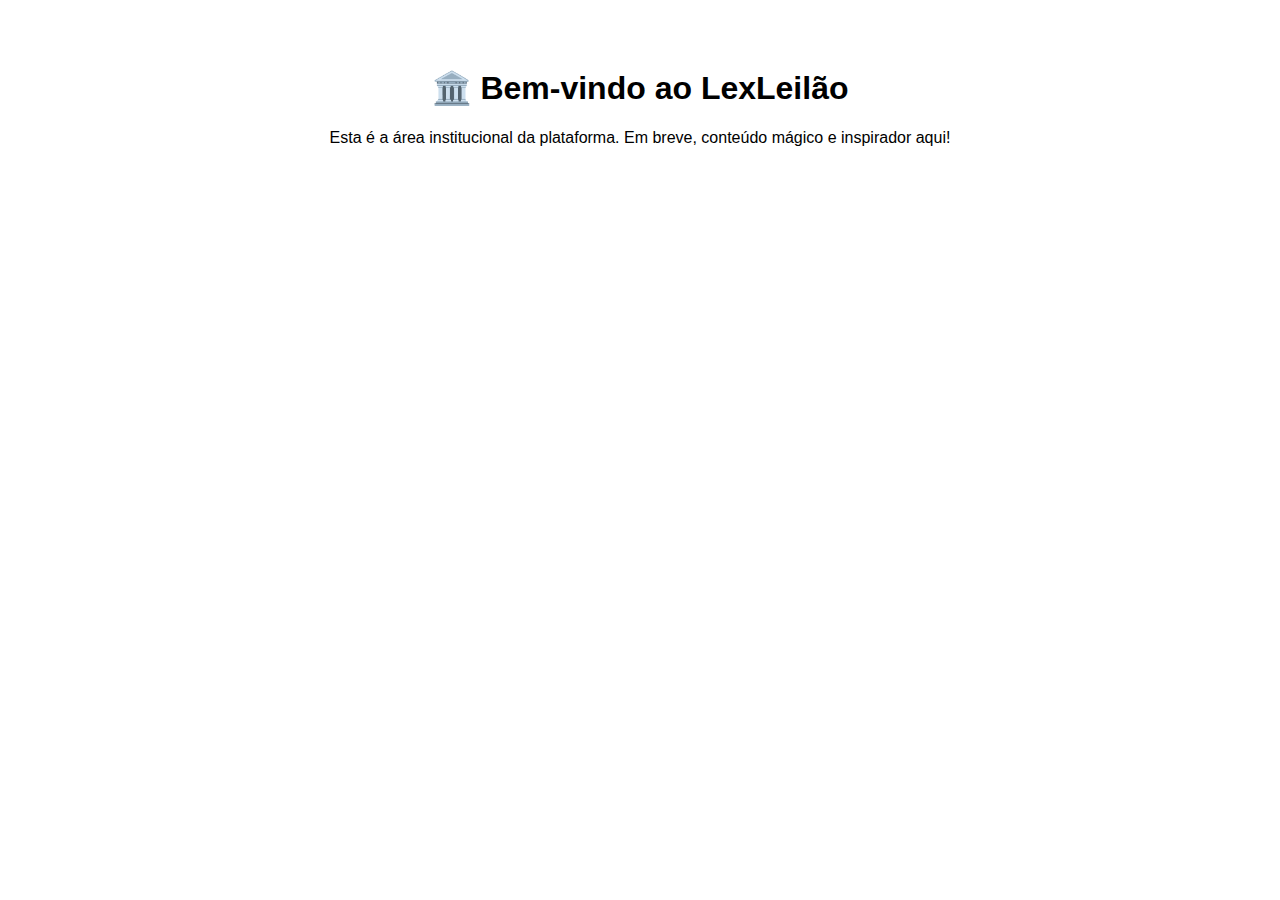
<file: index.html>
<!DOCTYPE html>
<html lang="pt-BR">
<head>
  <meta charset="UTF-8">
  <title>LexLeilão • Institucional</title>
</head>
<body style="font-family:sans-serif; text-align:center; padding:40px">
  <h1>🏛️ Bem-vindo ao LexLeilão</h1>
  <p>Esta é a área institucional da plataforma. Em breve, conteúdo mágico e inspirador aqui!</p>
</body>
</html>
</file>
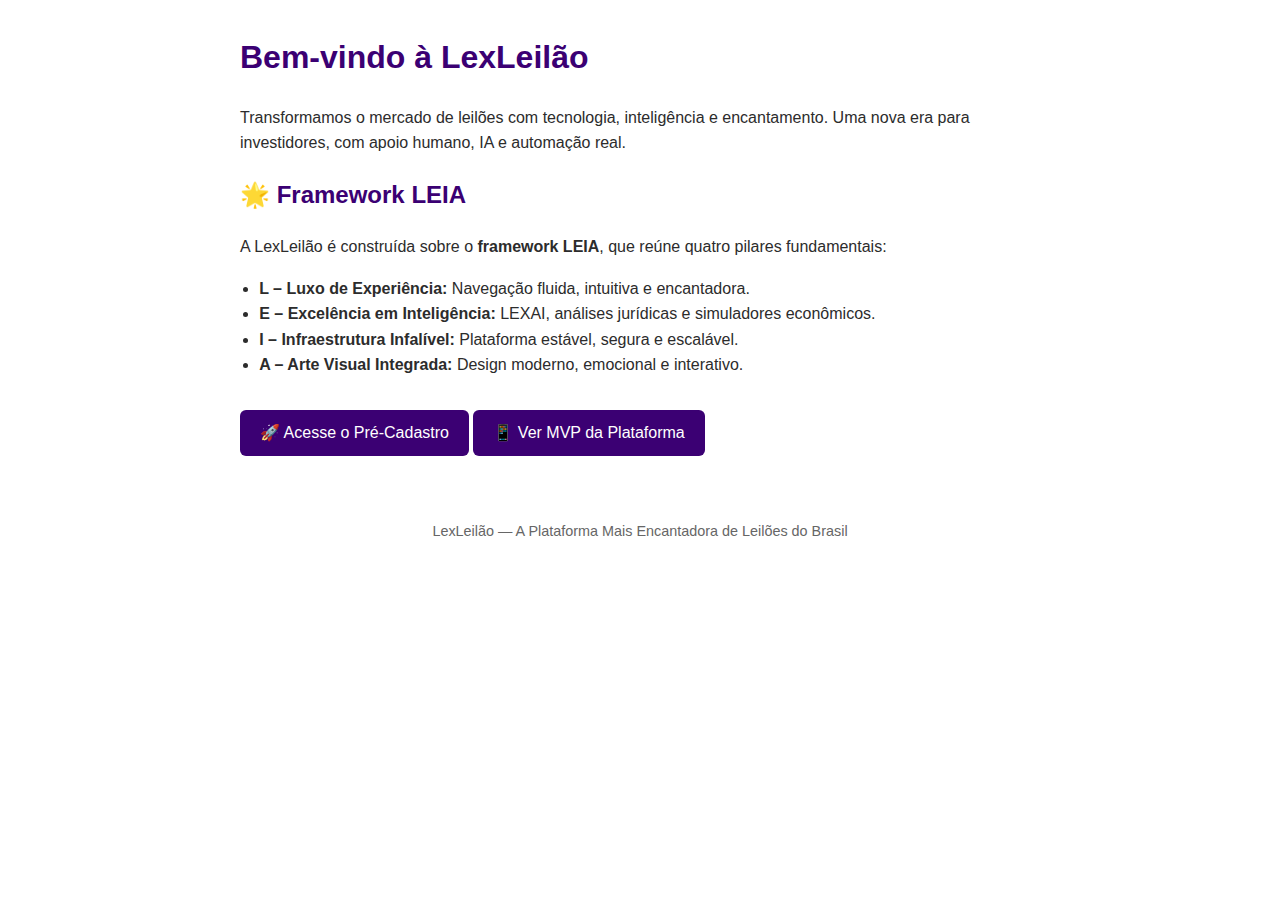
<file: institucional/index.html>
<!DOCTYPE html>
<html lang="pt-BR">
<head>
  <meta charset="UTF-8" />
  <meta name="viewport" content="width=device-width, initial-scale=1.0" />
  <title>LexLeilão - A Plataforma Mágica de Leilões Imobiliários</title>
  <style>
    body {
      font-family: Arial, sans-serif;
      margin: 2rem auto;
      max-width: 800px;
      padding: 0 20px;
      line-height: 1.6;
      color: #2c2c2c;
    }
    h1, h2 {
      color: #3b0073;
    }
    ul {
      padding-left: 1.2em;
    }
    a {
      display: inline-block;
      margin-top: 1rem;
      color: #ffffff;
      background-color: #3b0073;
      padding: 10px 20px;
      text-decoration: none;
      border-radius: 6px;
    }
    a:hover {
      background-color: #5900b3;
    }
    footer {
      margin-top: 4rem;
      text-align: center;
      font-size: 0.9rem;
      color: #666;
    }
  </style>
</head>
<body>
  <h1>Bem-vindo à LexLeilão</h1>
  <p>Transformamos o mercado de leilões com tecnologia, inteligência e encantamento. Uma nova era para investidores, com apoio humano, IA e automação real.</p>

  <h2>🌟 Framework LEIA</h2>
  <p>A LexLeilão é construída sobre o <strong>framework LEIA</strong>, que reúne quatro pilares fundamentais:</p>
  <ul>
    <li><strong>L – Luxo de Experiência:</strong> Navegação fluida, intuitiva e encantadora.</li>
    <li><strong>E – Excelência em Inteligência:</strong> LEXAI, análises jurídicas e simuladores econômicos.</li>
    <li><strong>I – Infraestrutura Infalível:</strong> Plataforma estável, segura e escalável.</li>
    <li><strong>A – Arte Visual Integrada:</strong> Design moderno, emocional e interativo.</li>
  </ul>

  <a href="/pre_cadastro">🚀 Acesse o Pré-Cadastro</a>
  <a href="/mvp">📱 Ver MVP da Plataforma</a>

  <footer>
    <p>LexLeilão — A Plataforma Mais Encantadora de Leilões do Brasil</p>
  </footer>
</body>
</html>
</file>
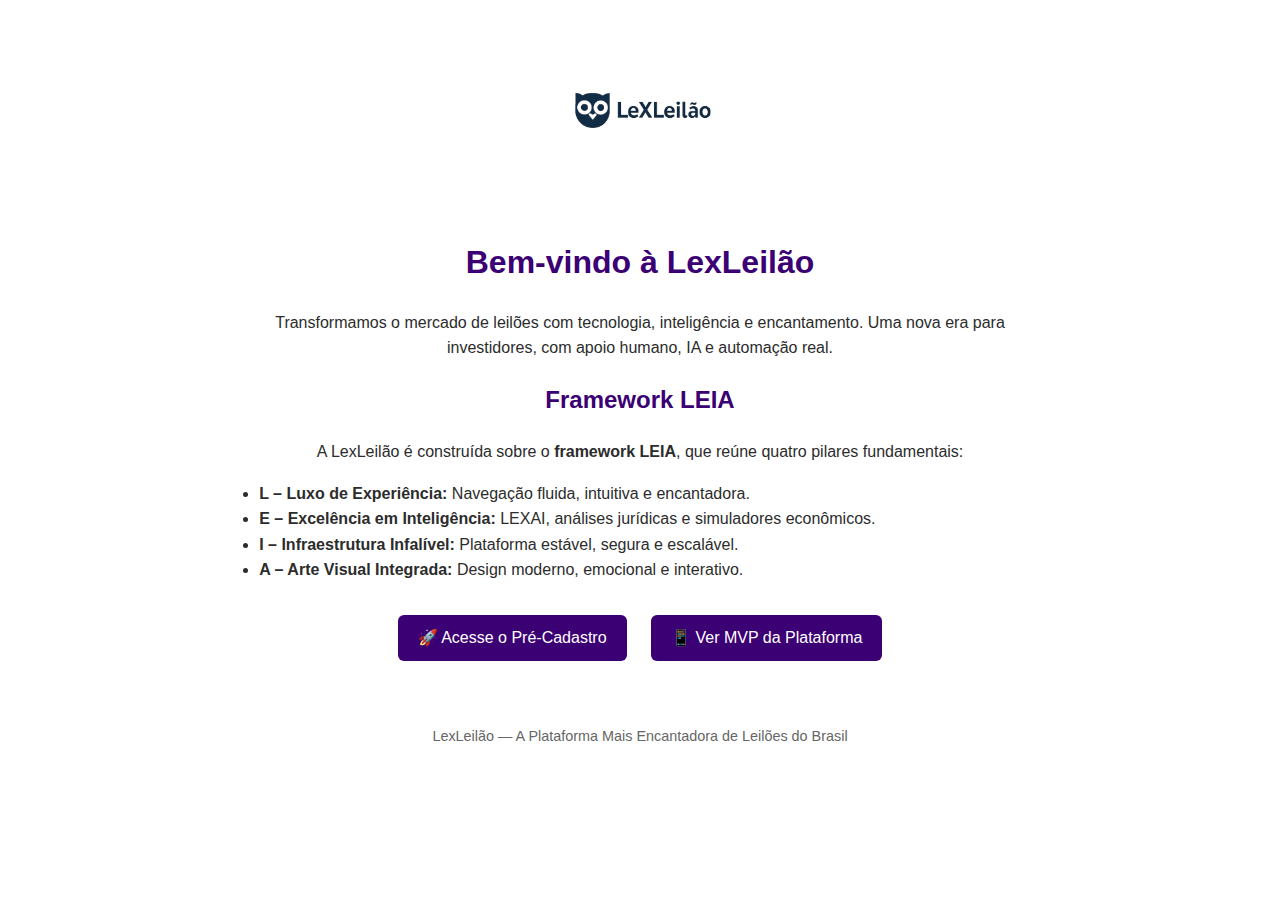
<file: antigo_index.html>
<!DOCTYPE html>
<html lang="pt-BR">
<head>
  <meta charset="UTF-8" />
  <meta name="viewport" content="width=device-width, initial-scale=1.0" />
  <title>LexLeilão - A Plataforma Mágica de Leilões Imobiliários</title>
  <style>
    body {
      font-family: Arial, sans-serif;
      margin: 2rem auto;
      max-width: 800px;
      padding: 0 20px;
      line-height: 1.6;
      color: #2c2c2c;
      text-align: center;
    }
    h1, h2 {
      color: #3b0073;
    }
    ul {
      padding-left: 1.2em;
      text-align: left;
    }
    a {
      display: inline-block;
      margin: 1rem 10px 0;
      color: #ffffff;
      background-color: #3b0073;
      padding: 10px 20px;
      text-decoration: none;
      border-radius: 6px;
    }
    a:hover {
      background-color: #5900b3;
    }
    footer {
      margin-top: 4rem;
      text-align: center;
      font-size: 0.9rem;
      color: #666;
    }
    img.logo {
      max-width: 160px;
      margin-bottom: 1rem;
    }
  </style>
</head>
<body>

  <!-- LOGO COMPLETA LEXLEILÃO -->
  <img src="LOGO_semfundo.png" alt="Logo LexLeilão" class="logo" />

  <h1>Bem-vindo à LexLeilão</h1>
  <p>Transformamos o mercado de leilões com tecnologia, inteligência e encantamento. Uma nova era para investidores, com apoio humano, IA e automação real.</p>

  <h2> Framework LEIA</h2>
  <p>A LexLeilão é construída sobre o <strong>framework LEIA</strong>, que reúne quatro pilares fundamentais:</p>
  <ul>
    <li><strong>L – Luxo de Experiência:</strong> Navegação fluida, intuitiva e encantadora.</li>
    <li><strong>E – Excelência em Inteligência:</strong> LEXAI, análises jurídicas e simuladores econômicos.</li>
    <li><strong>I – Infraestrutura Infalível:</strong> Plataforma estável, segura e escalável.</li>
    <li><strong>A – Arte Visual Integrada:</strong> Design moderno, emocional e interativo.</li>
  </ul>

  <a href="/pre_cadastro">🚀 Acesse o Pré-Cadastro</a>
  <a href="/mvp">📱 Ver MVP da Plataforma</a>

  <footer>
    <p>LexLeilão — A Plataforma Mais Encantadora de Leilões do Brasil</p>
  </footer>
</body>
</html>
</file>
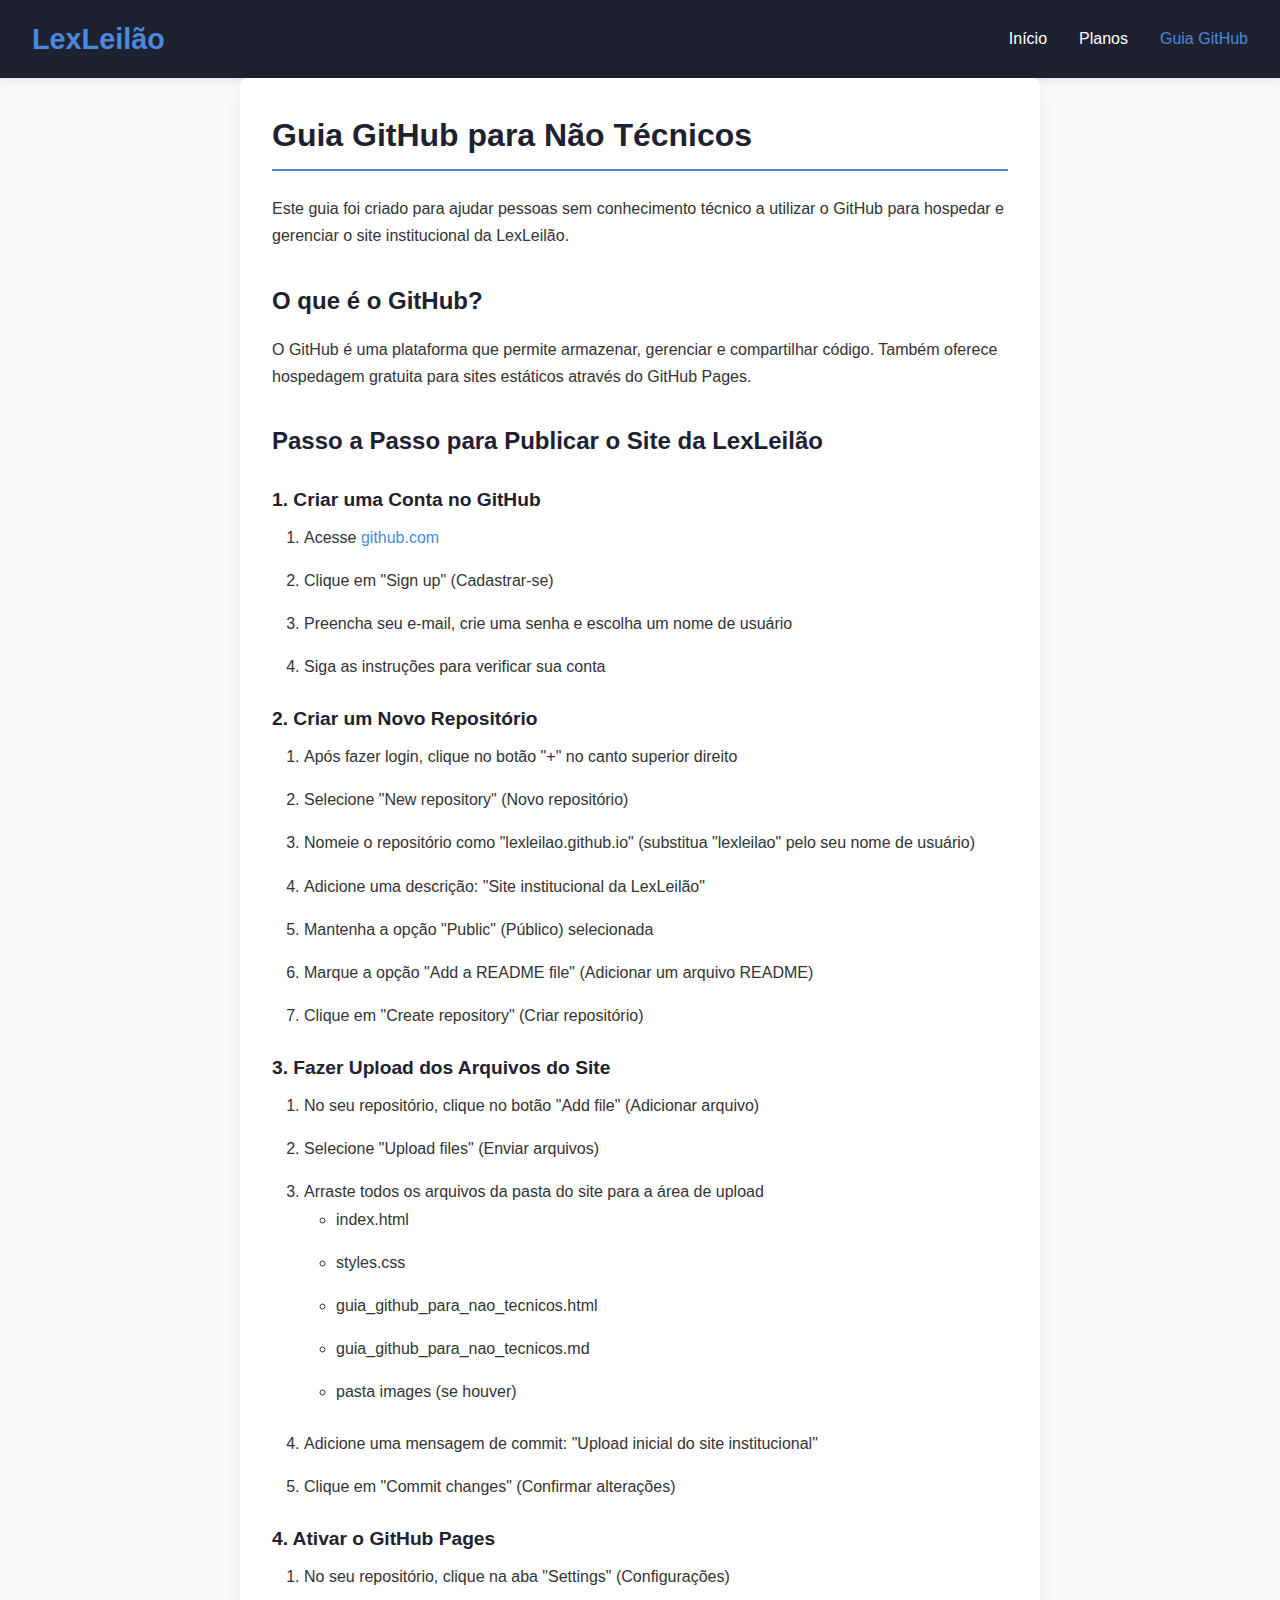
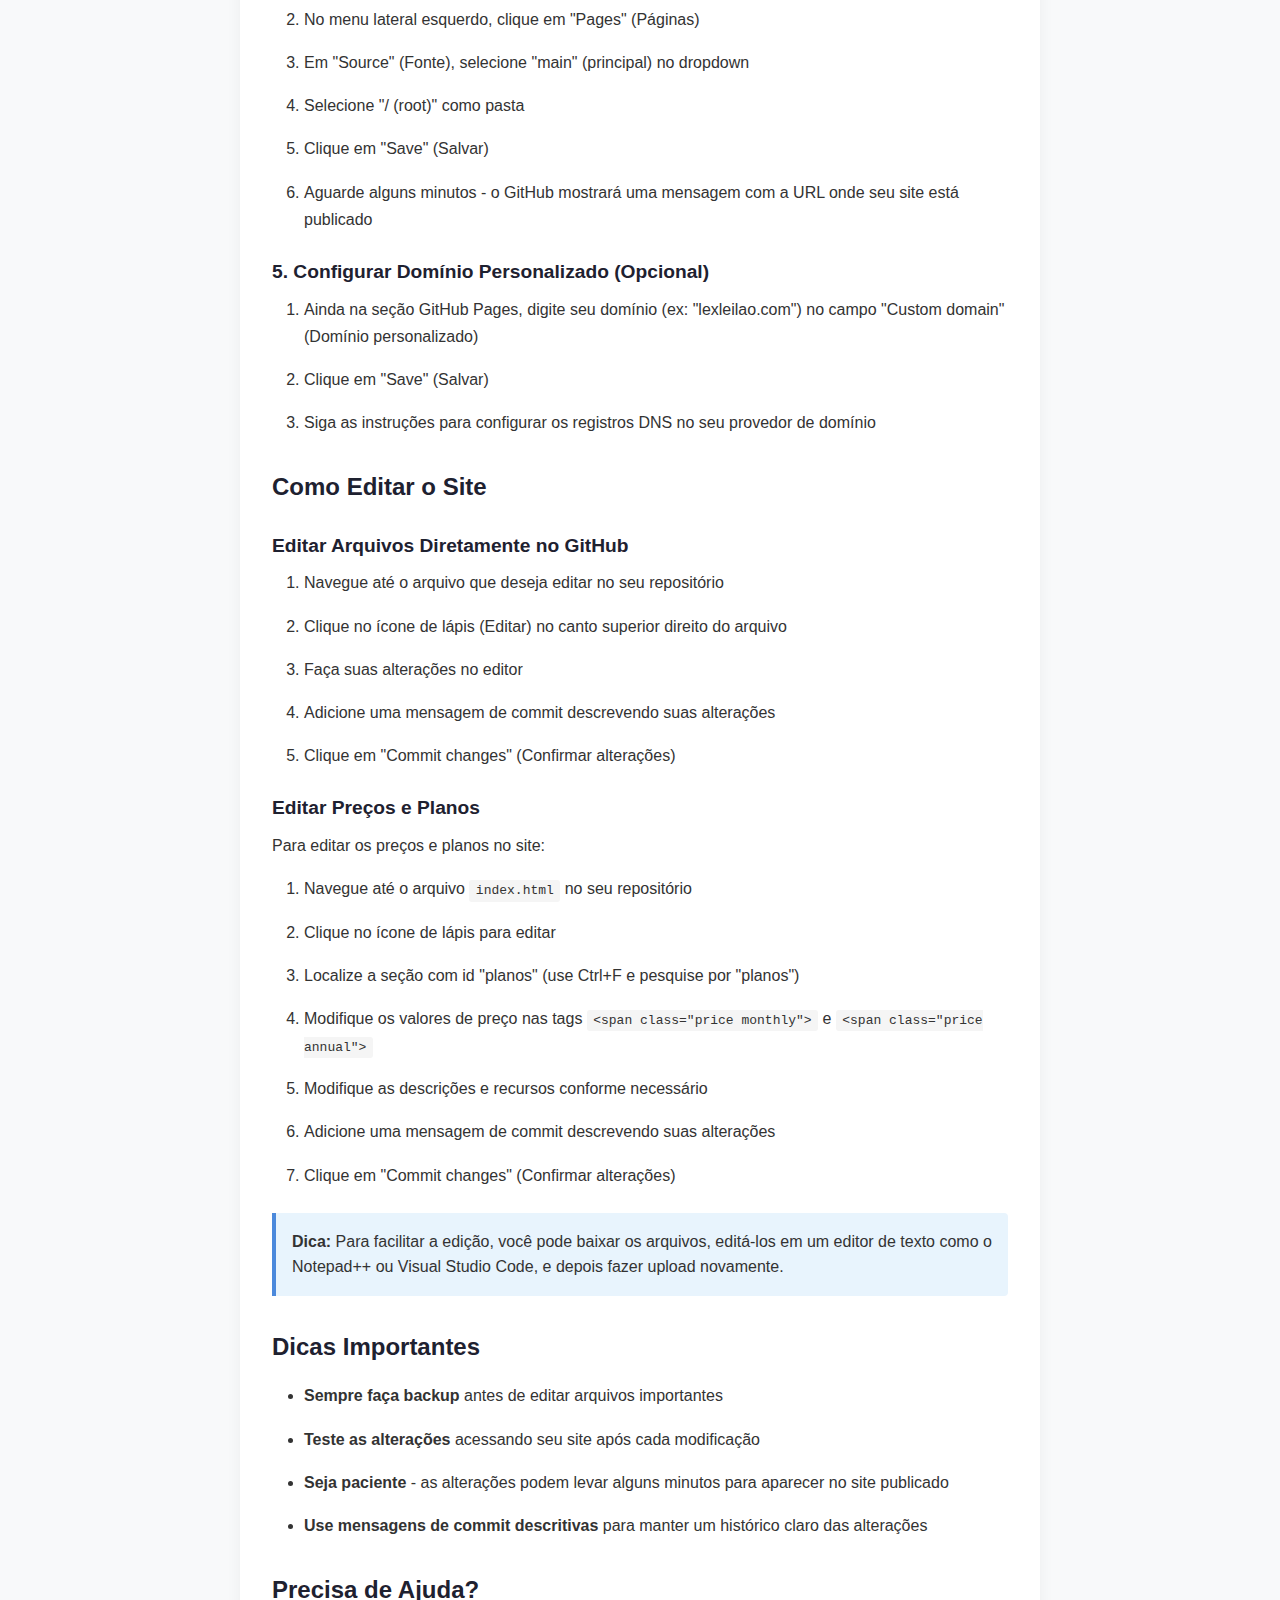
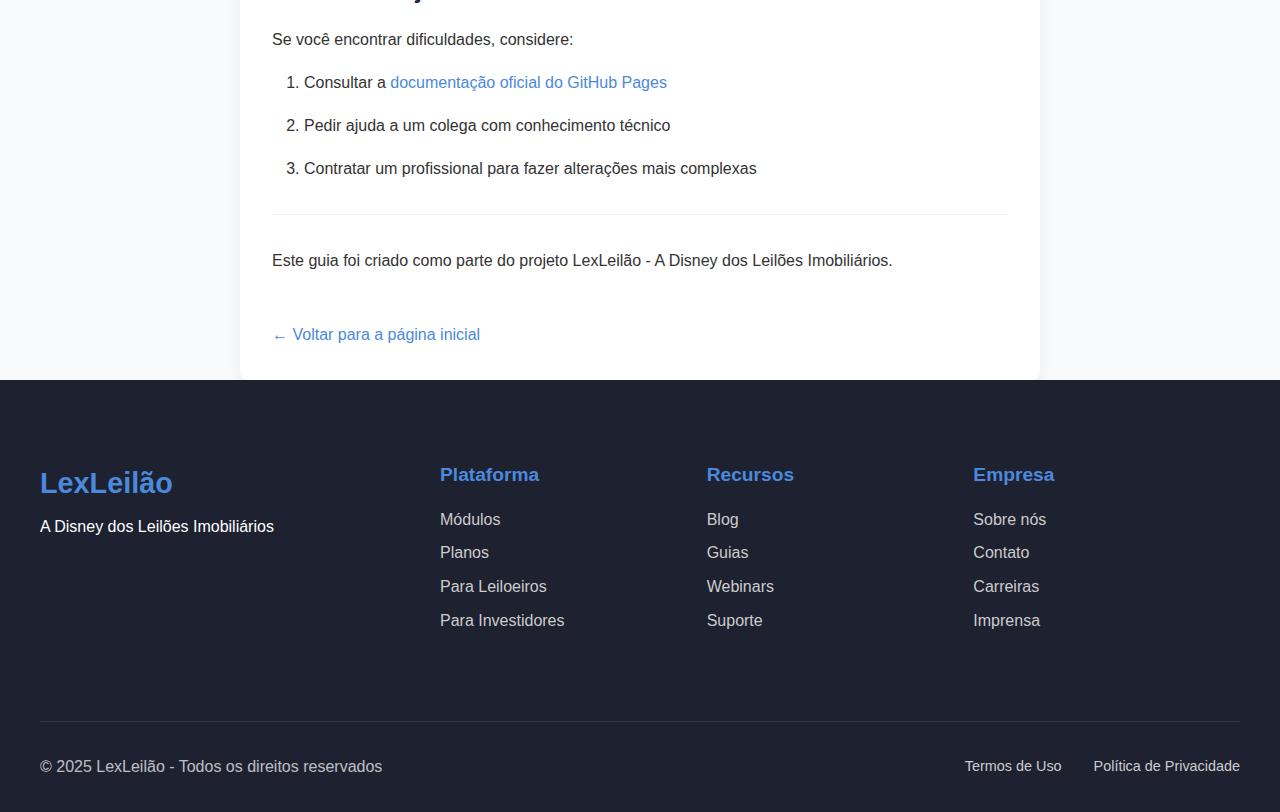
<file: guia_github_para_nao_tecnicos.html>
<!DOCTYPE html>
<html lang="pt-br">
<head>
    <meta charset="UTF-8">
    <meta name="viewport" content="width=device-width, initial-scale=1.0">
    <title>Guia GitHub para Não Técnicos - LexLeilão</title>
    <link rel="stylesheet" href="styles.css">
    <style>
        .guide-container {
            max-width: 800px;
            margin: 0 auto;
            padding: 2rem;
            background-color: white;
            border-radius: 8px;
            box-shadow: 0 5px 15px rgba(0,0,0,0.05);
        }
        
        .guide-container h1, .guide-container h2, .guide-container h3 {
            color: #1E2130;
        }
        
        .guide-container h1 {
            font-size: 2rem;
            margin-bottom: 1.5rem;
            border-bottom: 2px solid #4B89DC;
            padding-bottom: 0.5rem;
        }
        
        .guide-container h2 {
            font-size: 1.5rem;
            margin-top: 2rem;
            margin-bottom: 1rem;
        }
        
        .guide-container h3 {
            font-size: 1.2rem;
            margin-top: 1.5rem;
            margin-bottom: 0.5rem;
        }
        
        .guide-container p, .guide-container li {
            margin-bottom: 1rem;
            line-height: 1.7;
        }
        
        .guide-container ul, .guide-container ol {
            margin-left: 2rem;
            margin-bottom: 1.5rem;
        }
        
        .guide-container code {
            background-color: #f5f5f5;
            padding: 0.2rem 0.4rem;
            border-radius: 3px;
            font-family: monospace;
        }
        
        .guide-container a {
            color: #4B89DC;
            text-decoration: none;
        }
        
        .guide-container a:hover {
            text-decoration: underline;
        }
        
        .guide-container hr {
            margin: 2rem 0;
            border: none;
            border-top: 1px solid #eee;
        }
        
        .guide-container .tip {
            background-color: #E8F4FD;
            border-left: 4px solid #4B89DC;
            padding: 1rem;
            margin: 1.5rem 0;
            border-radius: 0 4px 4px 0;
        }
        
        .back-link {
            display: inline-block;
            margin-top: 2rem;
            color: #4B89DC;
            text-decoration: none;
        }
        
        .back-link:hover {
            text-decoration: underline;
        }
    </style>
</head>
<body>
    <header class="header">
        <div class="logo">
            <h1>LexLeilão</h1>
        </div>
        <nav class="nav">
            <ul>
                <li><a href="index.html">Início</a></li>
                <li><a href="index.html#planos">Planos</a></li>
                <li><a href="#" class="active">Guia GitHub</a></li>
            </ul>
        </nav>
    </header>

    <div class="guide-container">
        <h1>Guia GitHub para Não Técnicos</h1>
        
        <p>Este guia foi criado para ajudar pessoas sem conhecimento técnico a utilizar o GitHub para hospedar e gerenciar o site institucional da LexLeilão.</p>
        
        <h2>O que é o GitHub?</h2>
        
        <p>O GitHub é uma plataforma que permite armazenar, gerenciar e compartilhar código. Também oferece hospedagem gratuita para sites estáticos através do GitHub Pages.</p>
        
        <h2>Passo a Passo para Publicar o Site da LexLeilão</h2>
        
        <h3>1. Criar uma Conta no GitHub</h3>
        
        <ol>
            <li>Acesse <a href="https://github.com" target="_blank">github.com</a></li>
            <li>Clique em "Sign up" (Cadastrar-se)</li>
            <li>Preencha seu e-mail, crie uma senha e escolha um nome de usuário</li>
            <li>Siga as instruções para verificar sua conta</li>
        </ol>
        
        <h3>2. Criar um Novo Repositório</h3>
        
        <ol>
            <li>Após fazer login, clique no botão "+" no canto superior direito</li>
            <li>Selecione "New repository" (Novo repositório)</li>
            <li>Nomeie o repositório como "lexleilao.github.io" (substitua "lexleilao" pelo seu nome de usuário)</li>
            <li>Adicione uma descrição: "Site institucional da LexLeilão"</li>
            <li>Mantenha a opção "Public" (Público) selecionada</li>
            <li>Marque a opção "Add a README file" (Adicionar um arquivo README)</li>
            <li>Clique em "Create repository" (Criar repositório)</li>
        </ol>
        
        <h3>3. Fazer Upload dos Arquivos do Site</h3>
        
        <ol>
            <li>No seu repositório, clique no botão "Add file" (Adicionar arquivo)</li>
            <li>Selecione "Upload files" (Enviar arquivos)</li>
            <li>Arraste todos os arquivos da pasta do site para a área de upload
                <ul>
                    <li>index.html</li>
                    <li>styles.css</li>
                    <li>guia_github_para_nao_tecnicos.html</li>
                    <li>guia_github_para_nao_tecnicos.md</li>
                    <li>pasta images (se houver)</li>
                </ul>
            </li>
            <li>Adicione uma mensagem de commit: "Upload inicial do site institucional"</li>
            <li>Clique em "Commit changes" (Confirmar alterações)</li>
        </ol>
        
        <h3>4. Ativar o GitHub Pages</h3>
        
        <ol>
            <li>No seu repositório, clique na aba "Settings" (Configurações)</li>
            <li>No menu lateral esquerdo, clique em "Pages" (Páginas)</li>
            <li>Em "Source" (Fonte), selecione "main" (principal) no dropdown</li>
            <li>Selecione "/ (root)" como pasta</li>
            <li>Clique em "Save" (Salvar)</li>
            <li>Aguarde alguns minutos - o GitHub mostrará uma mensagem com a URL onde seu site está publicado</li>
        </ol>
        
        <h3>5. Configurar Domínio Personalizado (Opcional)</h3>
        
        <ol>
            <li>Ainda na seção GitHub Pages, digite seu domínio (ex: "lexleilao.com") no campo "Custom domain" (Domínio personalizado)</li>
            <li>Clique em "Save" (Salvar)</li>
            <li>Siga as instruções para configurar os registros DNS no seu provedor de domínio</li>
        </ol>
        
        <h2>Como Editar o Site</h2>
        
        <h3>Editar Arquivos Diretamente no GitHub</h3>
        
        <ol>
            <li>Navegue até o arquivo que deseja editar no seu repositório</li>
            <li>Clique no ícone de lápis (Editar) no canto superior direito do arquivo</li>
            <li>Faça suas alterações no editor</li>
            <li>Adicione uma mensagem de commit descrevendo suas alterações</li>
            <li>Clique em "Commit changes" (Confirmar alterações)</li>
        </ol>
        
        <h3>Editar Preços e Planos</h3>
        
        <p>Para editar os preços e planos no site:</p>
        
        <ol>
            <li>Navegue até o arquivo <code>index.html</code> no seu repositório</li>
            <li>Clique no ícone de lápis para editar</li>
            <li>Localize a seção com id "planos" (use Ctrl+F e pesquise por "planos")</li>
            <li>Modifique os valores de preço nas tags <code>&lt;span class="price monthly"&gt;</code> e <code>&lt;span class="price annual"&gt;</code></li>
            <li>Modifique as descrições e recursos conforme necessário</li>
            <li>Adicione uma mensagem de commit descrevendo suas alterações</li>
            <li>Clique em "Commit changes" (Confirmar alterações)</li>
        </ol>
        
        <div class="tip">
            <strong>Dica:</strong> Para facilitar a edição, você pode baixar os arquivos, editá-los em um editor de texto como o Notepad++ ou Visual Studio Code, e depois fazer upload novamente.
        </div>
        
        <h2>Dicas Importantes</h2>
        
        <ul>
            <li><strong>Sempre faça backup</strong> antes de editar arquivos importantes</li>
            <li><strong>Teste as alterações</strong> acessando seu site após cada modificação</li>
            <li><strong>Seja paciente</strong> - as alterações podem levar alguns minutos para aparecer no site publicado</li>
            <li><strong>Use mensagens de commit descritivas</strong> para manter um histórico claro das alterações</li>
        </ul>
        
        <h2>Precisa de Ajuda?</h2>
        
        <p>Se você encontrar dificuldades, considere:</p>
        
        <ol>
            <li>Consultar a <a href="https://docs.github.com/pt/pages" target="_blank">documentação oficial do GitHub Pages</a></li>
            <li>Pedir ajuda a um colega com conhecimento técnico</li>
            <li>Contratar um profissional para fazer alterações mais complexas</li>
        </ol>
        
        <hr>
        
        <p>Este guia foi criado como parte do projeto LexLeilão - A Disney dos Leilões Imobiliários.</p>
        
        <a href="index.html" class="back-link">← Voltar para a página inicial</a>
    </div>

    <footer class="footer">
        <div class="footer-content">
            <div class="footer-logo">
                <h2>LexLeilão</h2>
                <p>A Disney dos Leilões Imobiliários</p>
            </div>
            <div class="footer-links">
                <div class="footer-column">
                    <h3>Plataforma</h3>
                    <ul>
                        <li><a href="index.html#features">Módulos</a></li>
                        <li><a href="index.html#planos">Planos</a></li>
                        <li><a href="#">Para Leiloeiros</a></li>
                        <li><a href="#">Para Investidores</a></li>
                    </ul>
                </div>
                <div class="footer-column">
                    <h3>Recursos</h3>
                    <ul>
                        <li><a href="#">Blog</a></li>
                        <li><a href="#">Guias</a></li>
                        <li><a href="#">Webinars</a></li>
                        <li><a href="#">Suporte</a></li>
                    </ul>
                </div>
                <div class="footer-column">
                    <h3>Empresa</h3>
                    <ul>
                        <li><a href="#">Sobre nós</a></li>
                        <li><a href="#">Contato</a></li>
                        <li><a href="#">Carreiras</a></li>
                        <li><a href="#">Imprensa</a></li>
                    </ul>
                </div>
            </div>
        </div>
        <div class="footer-bottom">
            <p>&copy; 2025 LexLeilão - Todos os direitos reservados</p>
            <div class="footer-legal">
                <a href="#">Termos de Uso</a>
                <a href="#">Política de Privacidade</a>
            </div>
        </div>
    </footer>
</body>
</html>
</file>
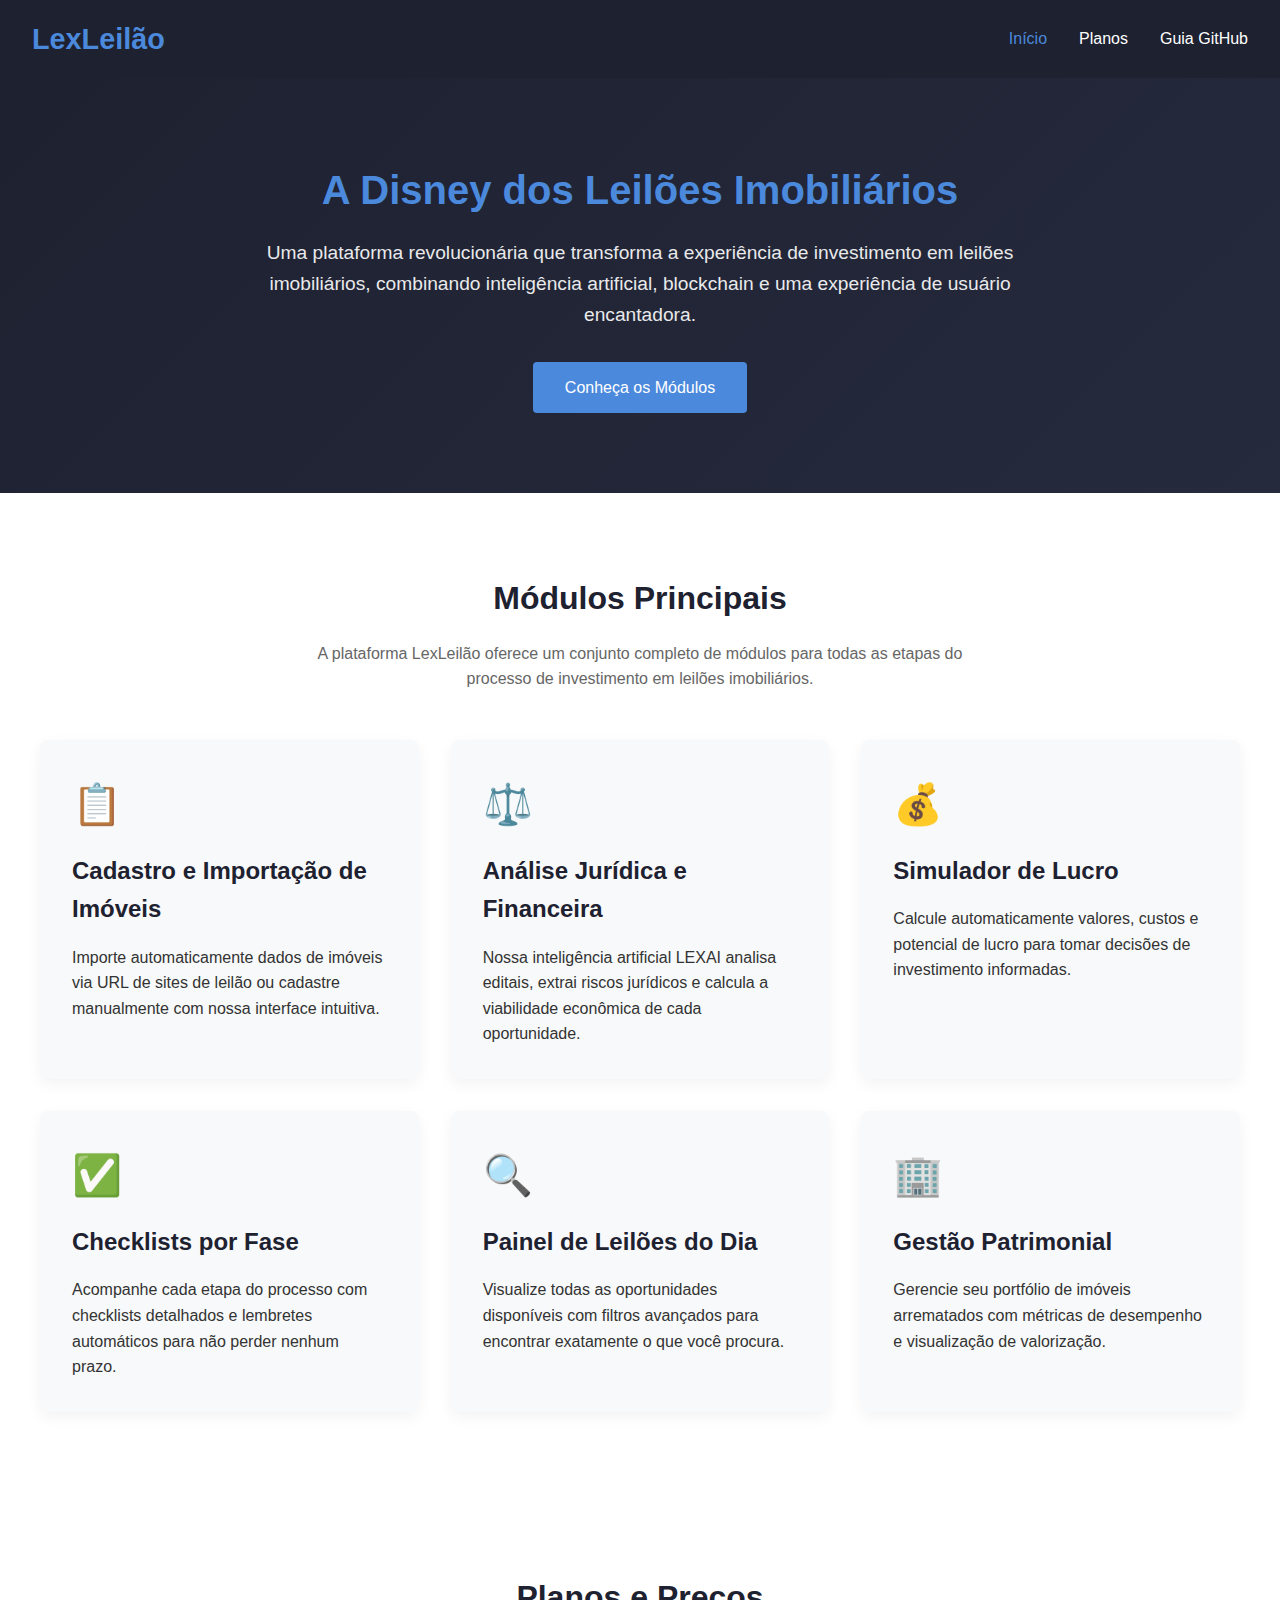
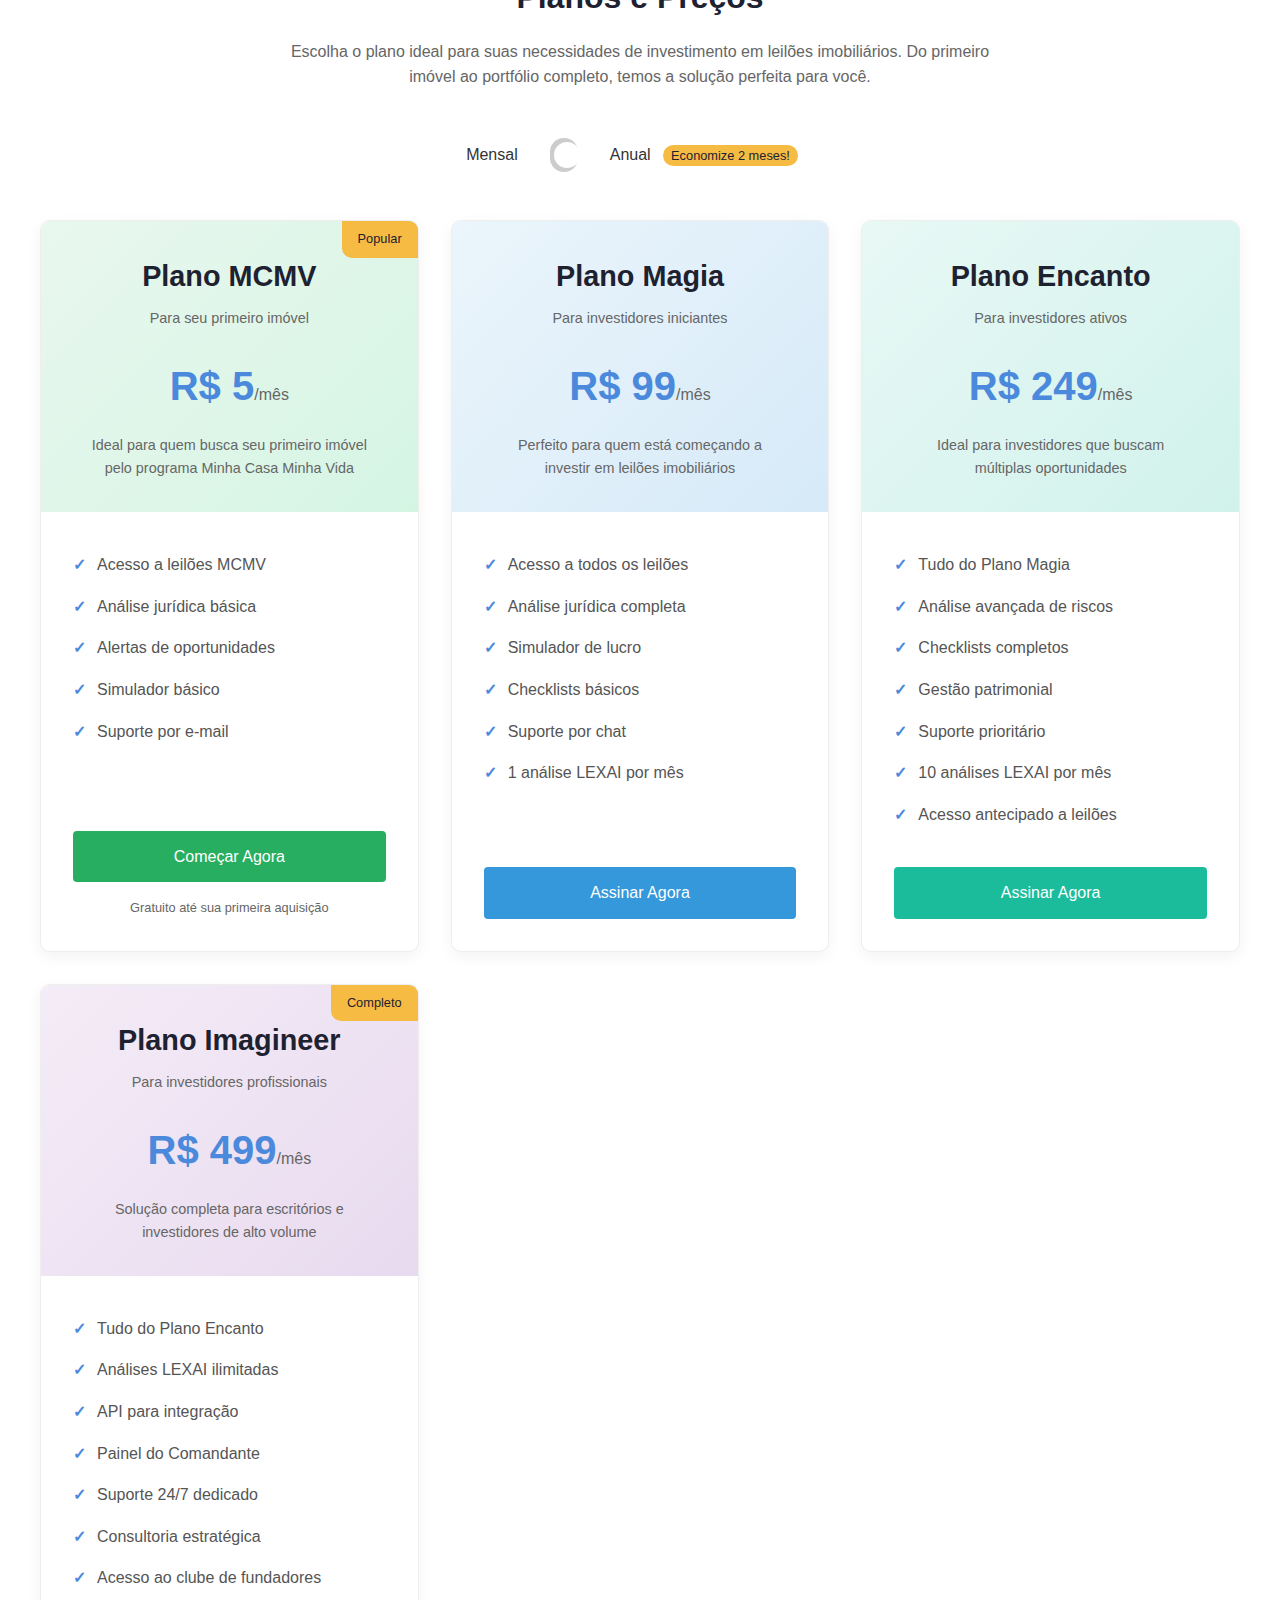
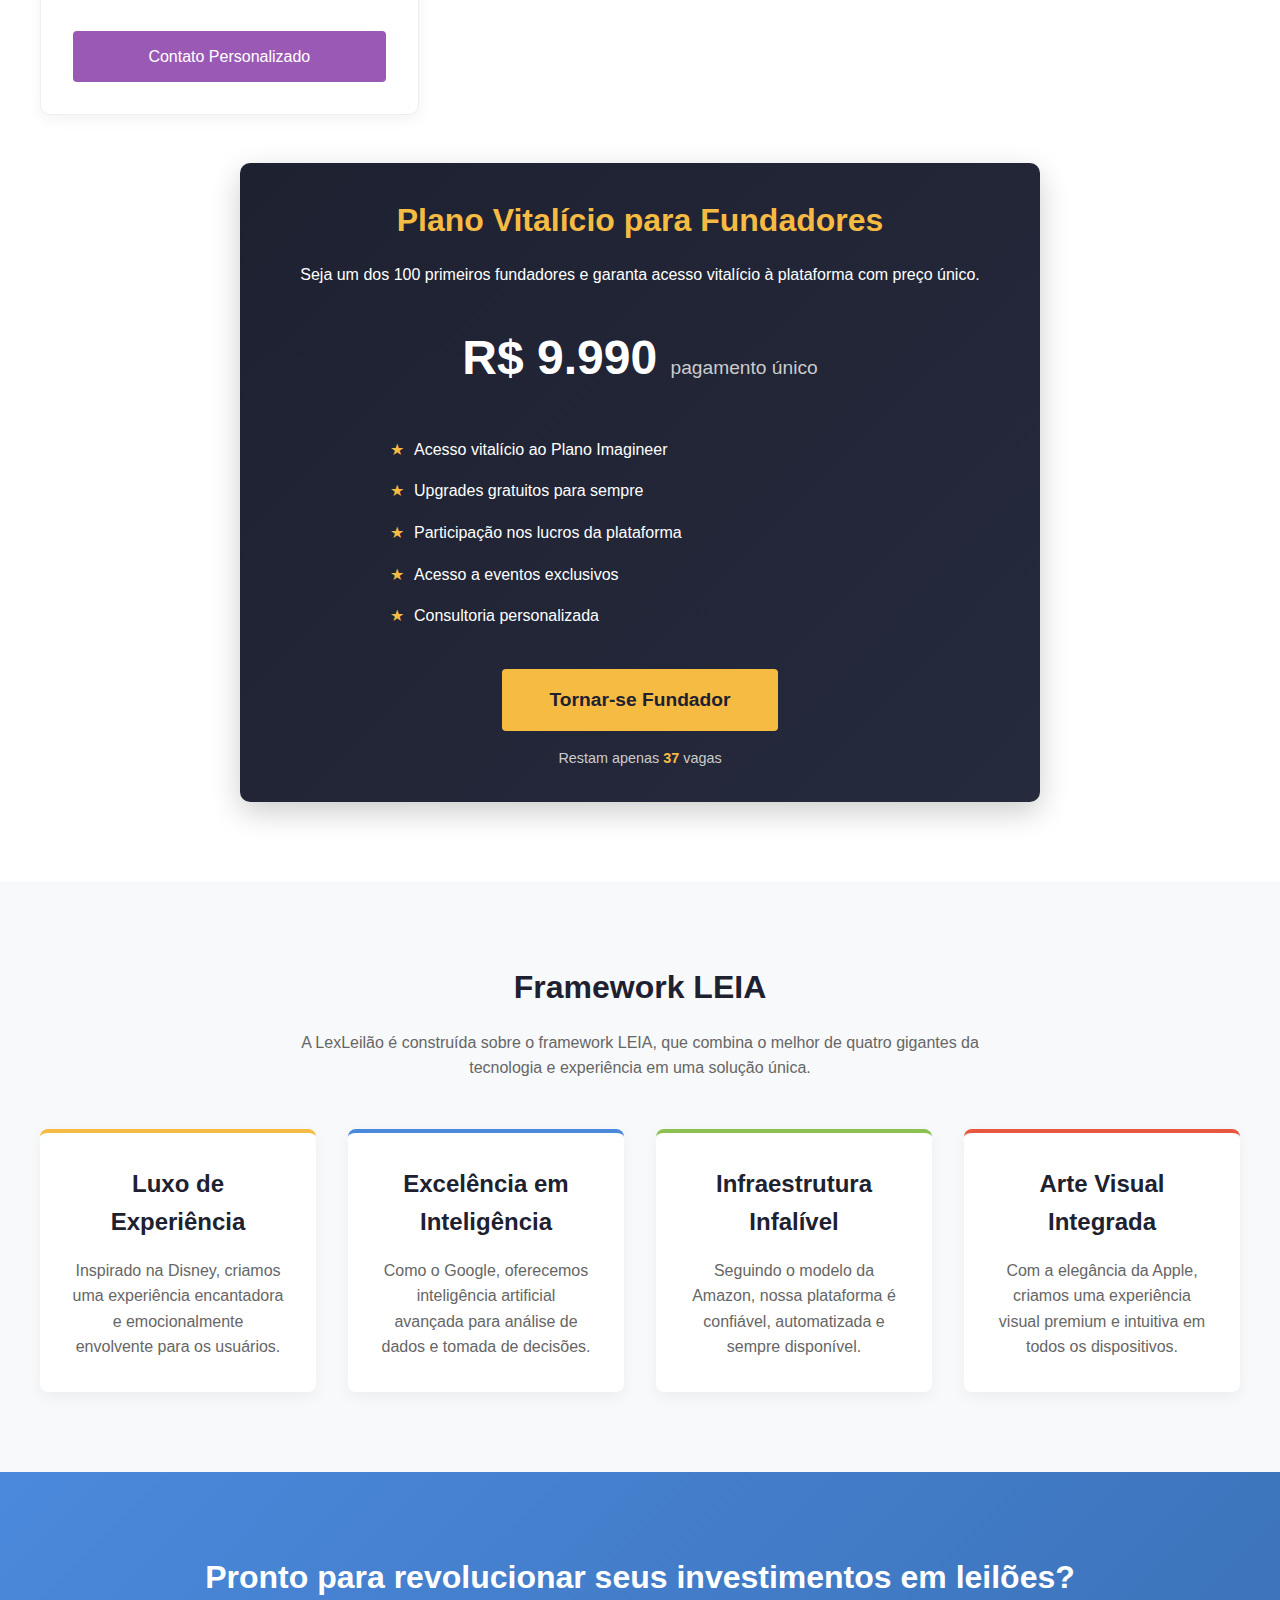
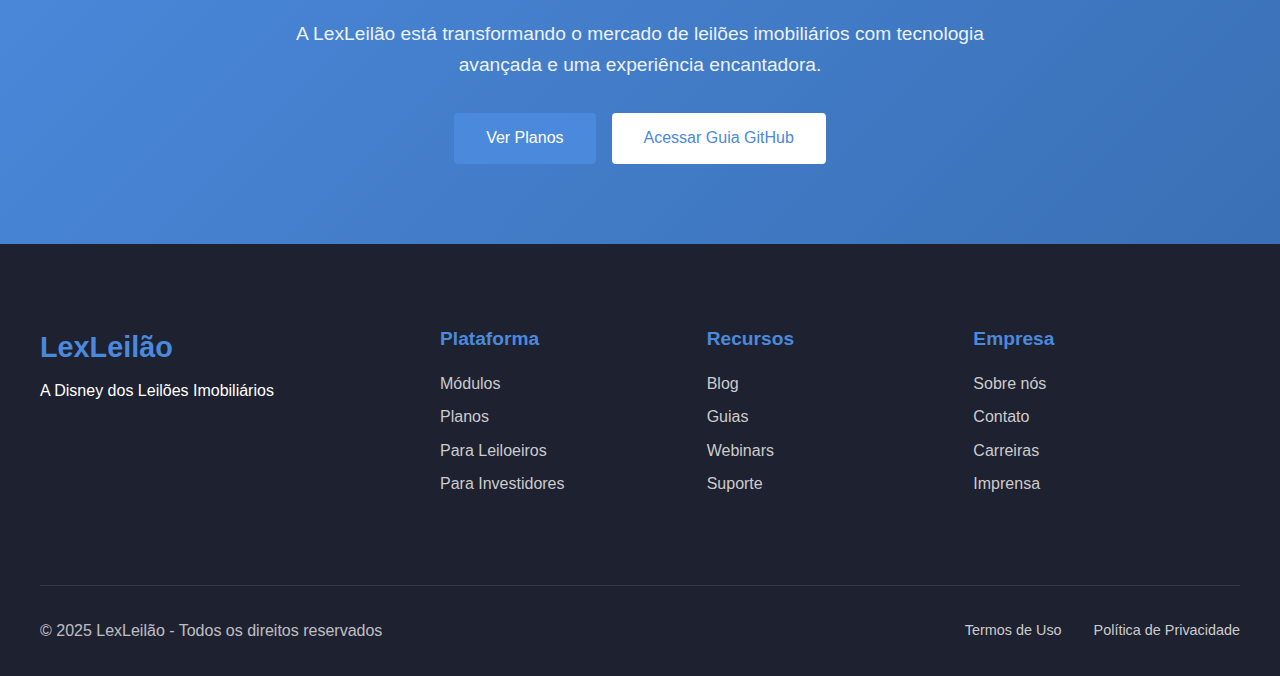
<file: index_institucional_modo_manus.html>
<!DOCTYPE html>
<html lang="pt-br">
<head>
    <meta charset="UTF-8">
    <meta name="viewport" content="width=device-width, initial-scale=1.0">
    <title>LexLeilão - A Disney dos Leilões Imobiliários</title>
    <link rel="stylesheet" href="styles.css">
</head>
<body>
    <header class="header">
        <div class="logo">
            <h1>LexLeilão</h1>
        </div>
        <nav class="nav">
            <ul>
                <li><a href="#" class="active">Início</a></li>
                <li><a href="#planos">Planos</a></li>
                <li><a href="guia_github_para_nao_tecnicos.html">Guia GitHub</a></li>
            </ul>
        </nav>
    </header>

    <section class="hero">
        <h2>A Disney dos Leilões Imobiliários</h2>
        <p>Uma plataforma revolucionária que transforma a experiência de investimento em leilões imobiliários, combinando inteligência artificial, blockchain e uma experiência de usuário encantadora.</p>
        <a href="#features" class="btn">Conheça os Módulos</a>
    </section>

    <section id="features" class="features">
        <div class="section-title">
            <h2>Módulos Principais</h2>
            <p>A plataforma LexLeilão oferece um conjunto completo de módulos para todas as etapas do processo de investimento em leilões imobiliários.</p>
        </div>
        
        <div class="features-grid">
            <div class="feature-card">
                <div class="feature-icon">📋</div>
                <h3>Cadastro e Importação de Imóveis</h3>
                <p>Importe automaticamente dados de imóveis via URL de sites de leilão ou cadastre manualmente com nossa interface intuitiva.</p>
            </div>
            
            <div class="feature-card">
                <div class="feature-icon">⚖️</div>
                <h3>Análise Jurídica e Financeira</h3>
                <p>Nossa inteligência artificial LEXAI analisa editais, extrai riscos jurídicos e calcula a viabilidade econômica de cada oportunidade.</p>
            </div>
            
            <div class="feature-card">
                <div class="feature-icon">💰</div>
                <h3>Simulador de Lucro</h3>
                <p>Calcule automaticamente valores, custos e potencial de lucro para tomar decisões de investimento informadas.</p>
            </div>
            
            <div class="feature-card">
                <div class="feature-icon">✅</div>
                <h3>Checklists por Fase</h3>
                <p>Acompanhe cada etapa do processo com checklists detalhados e lembretes automáticos para não perder nenhum prazo.</p>
            </div>
            
            <div class="feature-card">
                <div class="feature-icon">🔍</div>
                <h3>Painel de Leilões do Dia</h3>
                <p>Visualize todas as oportunidades disponíveis com filtros avançados para encontrar exatamente o que você procura.</p>
            </div>
            
            <div class="feature-card">
                <div class="feature-icon">🏢</div>
                <h3>Gestão Patrimonial</h3>
                <p>Gerencie seu portfólio de imóveis arrematados com métricas de desempenho e visualização de valorização.</p>
            </div>
        </div>
    </section>

    <section id="planos" class="pricing">
        <div class="section-title">
            <h2>Planos e Preços</h2>
            <p>Escolha o plano ideal para suas necessidades de investimento em leilões imobiliários. Do primeiro imóvel ao portfólio completo, temos a solução perfeita para você.</p>
        </div>
        
        <div class="pricing-toggle">
            <span>Mensal</span>
            <label class="switch">
                <input type="checkbox" id="billing-toggle">
                <span class="slider round"></span>
            </label>
            <span>Anual <span class="discount">Economize 2 meses!</span></span>
        </div>
        
        <div class="pricing-grid">
            <div class="pricing-card mcmv">
                <div class="pricing-header">
                    <h3>Plano MCMV</h3>
                    <p class="pricing-subtitle">Para seu primeiro imóvel</p>
                    <div class="pricing-price">
                        <span class="price monthly">R$ 5</span>
                        <span class="price annual">R$ 50</span>
                        <span class="period">/mês</span>
                    </div>
                    <p class="pricing-description">Ideal para quem busca seu primeiro imóvel pelo programa Minha Casa Minha Vida</p>
                </div>
                <div class="pricing-features">
                    <ul>
                        <li>Acesso a leilões MCMV</li>
                        <li>Análise jurídica básica</li>
                        <li>Alertas de oportunidades</li>
                        <li>Simulador básico</li>
                        <li>Suporte por e-mail</li>
                    </ul>
                </div>
                <div class="pricing-cta">
                    <a href="#" class="btn-pricing">Começar Agora</a>
                    <p class="pricing-note">Gratuito até sua primeira aquisição</p>
                </div>
                <div class="pricing-badge">Popular</div>
            </div>
            
            <div class="pricing-card basic">
                <div class="pricing-header">
                    <h3>Plano Magia</h3>
                    <p class="pricing-subtitle">Para investidores iniciantes</p>
                    <div class="pricing-price">
                        <span class="price monthly">R$ 99</span>
                        <span class="price annual">R$ 990</span>
                        <span class="period">/mês</span>
                    </div>
                    <p class="pricing-description">Perfeito para quem está começando a investir em leilões imobiliários</p>
                </div>
                <div class="pricing-features">
                    <ul>
                        <li>Acesso a todos os leilões</li>
                        <li>Análise jurídica completa</li>
                        <li>Simulador de lucro</li>
                        <li>Checklists básicos</li>
                        <li>Suporte por chat</li>
                        <li>1 análise LEXAI por mês</li>
                    </ul>
                </div>
                <div class="pricing-cta">
                    <a href="#" class="btn-pricing">Assinar Agora</a>
                </div>
            </div>
            
            <div class="pricing-card pro">
                <div class="pricing-header">
                    <h3>Plano Encanto</h3>
                    <p class="pricing-subtitle">Para investidores ativos</p>
                    <div class="pricing-price">
                        <span class="price monthly">R$ 249</span>
                        <span class="price annual">R$ 2.490</span>
                        <span class="period">/mês</span>
                    </div>
                    <p class="pricing-description">Ideal para investidores que buscam múltiplas oportunidades</p>
                </div>
                <div class="pricing-features">
                    <ul>
                        <li>Tudo do Plano Magia</li>
                        <li>Análise avançada de riscos</li>
                        <li>Checklists completos</li>
                        <li>Gestão patrimonial</li>
                        <li>Suporte prioritário</li>
                        <li>10 análises LEXAI por mês</li>
                        <li>Acesso antecipado a leilões</li>
                    </ul>
                </div>
                <div class="pricing-cta">
                    <a href="#" class="btn-pricing">Assinar Agora</a>
                </div>
            </div>
            
            <div class="pricing-card enterprise">
                <div class="pricing-header">
                    <h3>Plano Imagineer</h3>
                    <p class="pricing-subtitle">Para investidores profissionais</p>
                    <div class="pricing-price">
                        <span class="price monthly">R$ 499</span>
                        <span class="price annual">R$ 4.990</span>
                        <span class="period">/mês</span>
                    </div>
                    <p class="pricing-description">Solução completa para escritórios e investidores de alto volume</p>
                </div>
                <div class="pricing-features">
                    <ul>
                        <li>Tudo do Plano Encanto</li>
                        <li>Análises LEXAI ilimitadas</li>
                        <li>API para integração</li>
                        <li>Painel do Comandante</li>
                        <li>Suporte 24/7 dedicado</li>
                        <li>Consultoria estratégica</li>
                        <li>Acesso ao clube de fundadores</li>
                    </ul>
                </div>
                <div class="pricing-cta">
                    <a href="#" class="btn-pricing">Contato Personalizado</a>
                </div>
                <div class="pricing-badge">Completo</div>
            </div>
        </div>
        
        <div class="pricing-founder">
            <div class="founder-card">
                <h3>Plano Vitalício para Fundadores</h3>
                <p>Seja um dos 100 primeiros fundadores e garanta acesso vitalício à plataforma com preço único.</p>
                <div class="founder-price">
                    <span class="price">R$ 9.990</span>
                    <span class="period">pagamento único</span>
                </div>
                <ul class="founder-features">
                    <li>Acesso vitalício ao Plano Imagineer</li>
                    <li>Upgrades gratuitos para sempre</li>
                    <li>Participação nos lucros da plataforma</li>
                    <li>Acesso a eventos exclusivos</li>
                    <li>Consultoria personalizada</li>
                </ul>
                <div class="founder-cta">
                    <a href="#" class="btn-founder">Tornar-se Fundador</a>
                    <p class="founder-spots">Restam apenas <span class="spots-left">37</span> vagas</p>
                </div>
            </div>
        </div>
    </section>

    <section class="framework">
        <div class="section-title">
            <h2>Framework LEIA</h2>
            <p>A LexLeilão é construída sobre o framework LEIA, que combina o melhor de quatro gigantes da tecnologia e experiência em uma solução única.</p>
        </div>
        
        <div class="framework-grid">
            <div class="framework-card luxo">
                <h3>Luxo de Experiência</h3>
                <p>Inspirado na Disney, criamos uma experiência encantadora e emocionalmente envolvente para os usuários.</p>
            </div>
            
            <div class="framework-card excelencia">
                <h3>Excelência em Inteligência</h3>
                <p>Como o Google, oferecemos inteligência artificial avançada para análise de dados e tomada de decisões.</p>
            </div>
            
            <div class="framework-card infraestrutura">
                <h3>Infraestrutura Infalível</h3>
                <p>Seguindo o modelo da Amazon, nossa plataforma é confiável, automatizada e sempre disponível.</p>
            </div>
            
            <div class="framework-card arte">
                <h3>Arte Visual Integrada</h3>
                <p>Com a elegância da Apple, criamos uma experiência visual premium e intuitiva em todos os dispositivos.</p>
            </div>
        </div>
    </section>

    <section class="cta">
        <h2>Pronto para revolucionar seus investimentos em leilões?</h2>
        <p>A LexLeilão está transformando o mercado de leilões imobiliários com tecnologia avançada e uma experiência encantadora.</p>
        <div class="cta-buttons">
            <a href="#planos" class="btn">Ver Planos</a>
            <a href="guia_github_para_nao_tecnicos.html" class="btn-secondary">Acessar Guia GitHub</a>
        </div>
    </section>

    <footer class="footer">
        <div class="footer-content">
            <div class="footer-logo">
                <h2>LexLeilão</h2>
                <p>A Disney dos Leilões Imobiliários</p>
            </div>
            <div class="footer-links">
                <div class="footer-column">
                    <h3>Plataforma</h3>
                    <ul>
                        <li><a href="#features">Módulos</a></li>
                        <li><a href="#planos">Planos</a></li>
                        <li><a href="#">Para Leiloeiros</a></li>
                        <li><a href="#">Para Investidores</a></li>
                    </ul>
                </div>
                <div class="footer-column">
                    <h3>Recursos</h3>
                    <ul>
                        <li><a href="#">Blog</a></li>
                        <li><a href="#">Guias</a></li>
                        <li><a href="#">Webinars</a></li>
                        <li><a href="#">Suporte</a></li>
                    </ul>
                </div>
                <div class="footer-column">
                    <h3>Empresa</h3>
                    <ul>
                        <li><a href="#">Sobre nós</a></li>
                        <li><a href="#">Contato</a></li>
                        <li><a href="#">Carreiras</a></li>
                        <li><a href="#">Imprensa</a></li>
                    </ul>
                </div>
            </div>
        </div>
        <div class="footer-bottom">
            <p>&copy; 2025 LexLeilão - Todos os direitos reservados</p>
            <div class="footer-legal">
                <a href="#">Termos de Uso</a>
                <a href="#">Política de Privacidade</a>
            </div>
        </div>
    </footer>

    <script>
        // Script para alternar entre preços mensais e anuais
        document.addEventListener('DOMContentLoaded', function() {
            const billingToggle = document.getElementById('billing-toggle');
            const pricingCards = document.querySelectorAll('.pricing-card');
            
            billingToggle.addEventListener('change', function() {
                pricingCards.forEach(card => {
                    if (this.checked) {
                        card.classList.add('annual');
                    } else {
                        card.classList.remove('annual');
                    }
                });
            });
        });
    </script>
</body>
</html>
</file>
<file: styles.css>
/* Reset e estilos base */
* {
    margin: 0;
    padding: 0;
    box-sizing: border-box;
}

body {
    font-family: 'Segoe UI', Tahoma, Geneva, Verdana, sans-serif;
    line-height: 1.6;
    color: #333;
    background-color: #f8f9fa;
}

/* Header */
.header {
    background-color: #1E2130;
    color: white;
    padding: 1rem 2rem;
    display: flex;
    justify-content: space-between;
    align-items: center;
    box-shadow: 0 2px 10px rgba(0,0,0,0.1);
}

.logo h1 {
    font-size: 1.8rem;
    font-weight: 700;
    color: #4B89DC;
}

.nav ul {
    display: flex;
    list-style: none;
}

.nav li {
    margin-left: 2rem;
}

.nav a {
    color: white;
    text-decoration: none;
    font-weight: 500;
    transition: color 0.3s;
}

.nav a:hover, .nav a.active {
    color: #4B89DC;
}

/* Hero Section */
.hero {
    background: linear-gradient(135deg, #1E2130 0%, #252A3D 100%);
    color: white;
    padding: 5rem 2rem;
    text-align: center;
}

.hero h2 {
    font-size: 2.5rem;
    margin-bottom: 1rem;
    color: #4B89DC;
}

.hero p {
    font-size: 1.2rem;
    max-width: 800px;
    margin: 0 auto 2rem;
    opacity: 0.9;
}

.btn {
    display: inline-block;
    background-color: #4B89DC;
    color: white;
    padding: 0.8rem 2rem;
    border-radius: 4px;
    text-decoration: none;
    font-weight: 500;
    transition: background-color 0.3s;
}

.btn:hover {
    background-color: #3a70b5;
}

/* Features Section */
.features {
    padding: 5rem 2rem;
    background-color: white;
}

.section-title {
    text-align: center;
    margin-bottom: 3rem;
}

.section-title h2 {
    font-size: 2rem;
    color: #1E2130;
    margin-bottom: 1rem;
}

.section-title p {
    color: #666;
    max-width: 700px;
    margin: 0 auto;
}

.features-grid {
    display: grid;
    grid-template-columns: repeat(auto-fit, minmax(300px, 1fr));
    gap: 2rem;
    max-width: 1200px;
    margin: 0 auto;
}

.feature-card {
    background-color: #f8f9fa;
    border-radius: 8px;
    padding: 2rem;
    box-shadow: 0 5px 15px rgba(0,0,0,0.05);
    transition: transform 0.3s, box-shadow 0.3s;
}

.feature-card:hover {
    transform: translateY(-5px);
    box-shadow: 0 10px 25px rgba(0,0,0,0.1);
}

.feature-icon {
    font-size: 2.5rem;
    color: #4B89DC;
    margin-bottom: 1rem;
}

.feature-card h3 {
    font-size: 1.5rem;
    margin-bottom: 1rem;
    color: #1E2130;
}

/* Framework LEIA Section */
.framework {
    padding: 5rem 2rem;
    background-color: #f8f9fa;
}

.framework-grid {
    display: grid;
    grid-template-columns: repeat(auto-fit, minmax(250px, 1fr));
    gap: 2rem;
    max-width: 1200px;
    margin: 0 auto;
}

.framework-card {
    background-color: white;
    border-radius: 8px;
    padding: 2rem;
    box-shadow: 0 5px 15px rgba(0,0,0,0.05);
    text-align: center;
    border-top: 4px solid;
}

.framework-card.luxo {
    border-color: #F6BB42; /* Dourado para Disney */
}

.framework-card.excelencia {
    border-color: #4B89DC; /* Azul para Google */
}

.framework-card.infraestrutura {
    border-color: #8CC152; /* Verde para Amazon */
}

.framework-card.arte {
    border-color: #E9573F; /* Vermelho para Apple */
}

.framework-card h3 {
    font-size: 1.5rem;
    margin-bottom: 1rem;
    color: #1E2130;
}

.framework-card p {
    color: #666;
}

/* Seção de Preços */
.pricing {
    padding: 5rem 2rem;
    background-color: white;
}

.pricing-toggle {
    display: flex;
    align-items: center;
    justify-content: center;
    margin-bottom: 3rem;
}

.pricing-toggle span {
    margin: 0 1rem;
    font-weight: 500;
}

.pricing-toggle .discount {
    background-color: #F6BB42;
    color: #1E2130;
    font-size: 0.8rem;
    padding: 0.2rem 0.5rem;
    border-radius: 20px;
    margin-left: 0.5rem;
}

.switch {
    position: relative;
    display: inline-block;
    width: 60px;
    height: 34px;
}

.switch input {
    opacity: 0;
    width: 0;
    height: 0;
}

.slider {
    position: absolute;
    cursor: pointer;
    top: 0;
    left: 0;
    right: 0;
    bottom: 0;
    background-color: #ccc;
    transition: .4s;
}

.slider:before {
    position: absolute;
    content: "";
    height: 26px;
    width: 26px;
    left: 4px;
    bottom: 4px;
    background-color: white;
    transition: .4s;
}

input:checked + .slider {
    background-color: #4B89DC;
}

input:checked + .slider:before {
    transform: translateX(26px);
}

.slider.round {
    border-radius: 34px;
}

.slider.round:before {
    border-radius: 50%;
}

.pricing-grid {
    display: grid;
    grid-template-columns: repeat(auto-fit, minmax(280px, 1fr));
    gap: 2rem;
    max-width: 1200px;
    margin: 0 auto 3rem;
}

.pricing-card {
    background-color: white;
    border-radius: 10px;
    box-shadow: 0 5px 15px rgba(0,0,0,0.05);
    overflow: hidden;
    transition: transform 0.3s, box-shadow 0.3s;
    position: relative;
    display: flex;
    flex-direction: column;
    border: 1px solid #eee;
}

.pricing-card:hover {
    transform: translateY(-10px);
    box-shadow: 0 15px 30px rgba(0,0,0,0.1);
}

.pricing-header {
    padding: 2rem;
    background: linear-gradient(135deg, #f8f9fa 0%, #f1f3f5 100%);
    text-align: center;
}

.pricing-card.mcmv .pricing-header {
    background: linear-gradient(135deg, #E9F7EF 0%, #D5F5E3 100%);
}

.pricing-card.basic .pricing-header {
    background: linear-gradient(135deg, #EBF5FB 0%, #D6EAF8 100%);
}

.pricing-card.pro .pricing-header {
    background: linear-gradient(135deg, #E8F8F5 0%, #D1F2EB 100%);
}

.pricing-card.enterprise .pricing-header {
    background: linear-gradient(135deg, #F4ECF7 0%, #E8DAEF 100%);
}

.pricing-card h3 {
    font-size: 1.8rem;
    margin-bottom: 0.5rem;
    color: #1E2130;
}

.pricing-subtitle {
    color: #666;
    margin-bottom: 1.5rem;
    font-size: 0.9rem;
}

.pricing-price {
    font-size: 2.5rem;
    font-weight: 700;
    color: #4B89DC;
    margin-bottom: 1rem;
    display: flex;
    align-items: baseline;
    justify-content: center;
}

.price {
    position: relative;
}

.price.annual {
    display: none;
}

.pricing-card.annual .price.monthly {
    display: none;
}

.pricing-card.annual .price.annual {
    display: inline;
}

.period {
    font-size: 1rem;
    color: #666;
    font-weight: normal;
}

.pricing-description {
    color: #666;
    font-size: 0.9rem;
    padding: 0 1rem;
}

.pricing-features {
    padding: 2rem;
    flex-grow: 1;
}

.pricing-features ul {
    list-style: none;
    margin: 0;
    padding: 0;
}

.pricing-features li {
    padding: 0.5rem 0;
    position: relative;
    padding-left: 1.5rem;
    color: #555;
}

.pricing-features li:before {
    content: "✓";
    color: #4B89DC;
    position: absolute;
    left: 0;
    font-weight: bold;
}

.pricing-cta {
    padding: 0 2rem 2rem;
    text-align: center;
}

.btn-pricing {
    display: inline-block;
    background-color: #4B89DC;
    color: white;
    padding: 0.8rem 2rem;
    border-radius: 4px;
    text-decoration: none;
    font-weight: 500;
    transition: background-color 0.3s;
    width: 100%;
}

.pricing-card.mcmv .btn-pricing {
    background-color: #27AE60;
}

.pricing-card.basic .btn-pricing {
    background-color: #3498DB;
}

.pricing-card.pro .btn-pricing {
    background-color: #1ABC9C;
}

.pricing-card.enterprise .btn-pricing {
    background-color: #9B59B6;
}

.btn-pricing:hover {
    opacity: 0.9;
}

.pricing-note {
    margin-top: 1rem;
    font-size: 0.8rem;
    color: #666;
}

.pricing-badge {
    position: absolute;
    top: 0;
    right: 0;
    background-color: #F6BB42;
    color: #1E2130;
    padding: 0.5rem 1rem;
    font-size: 0.8rem;
    font-weight: 500;
    border-bottom-left-radius: 10px;
}

.pricing-founder {
    max-width: 800px;
    margin: 0 auto;
}

.founder-card {
    background: linear-gradient(135deg, #1E2130 0%, #252A3D 100%);
    color: white;
    border-radius: 10px;
    padding: 2rem;
    text-align: center;
    box-shadow: 0 10px 30px rgba(0,0,0,0.2);
}

.founder-card h3 {
    font-size: 2rem;
    margin-bottom: 1rem;
    color: #F6BB42;
}

.founder-price {
    font-size: 3rem;
    font-weight: 700;
    color: white;
    margin: 2rem 0;
}

.founder-price .period {
    font-size: 1.2rem;
    color: #ccc;
}

.founder-features {
    list-style: none;
    margin: 0 auto 2rem;
    padding: 0;
    max-width: 500px;
    text-align: left;
}

.founder-features li {
    padding: 0.5rem 0;
    position: relative;
    padding-left: 1.5rem;
}

.founder-features li:before {
    content: "★";
    color: #F6BB42;
    position: absolute;
    left: 0;
}

.btn-founder {
    display: inline-block;
    background-color: #F6BB42;
    color: #1E2130;
    padding: 1rem 3rem;
    border-radius: 4px;
    text-decoration: none;
    font-weight: 700;
    transition: background-color 0.3s;
    font-size: 1.2rem;
}

.btn-founder:hover {
    background-color: #f5b025;
}

.founder-spots {
    margin-top: 1rem;
    font-size: 0.9rem;
    color: #ccc;
}

.spots-left {
    color: #F6BB42;
    font-weight: 700;
}

/* CTA Section */
.cta {
    padding: 5rem 2rem;
    background: linear-gradient(135deg, #4B89DC 0%, #3a70b5 100%);
    color: white;
    text-align: center;
}

.cta h2 {
    font-size: 2rem;
    margin-bottom: 1rem;
}

.cta p {
    font-size: 1.2rem;
    max-width: 700px;
    margin: 0 auto 2rem;
    opacity: 0.9;
}

.btn-secondary {
    display: inline-block;
    background-color: white;
    color: #4B89DC;
    padding: 0.8rem 2rem;
    border-radius: 4px;
    text-decoration: none;
    font-weight: 500;
    transition: background-color 0.3s, color 0.3s;
}

.btn-secondary:hover {
    background-color: #f0f0f0;
}

/* Footer melhorado */
.footer {
    background-color: #1E2130;
    color: white;
    padding: 5rem 2rem 2rem;
}

.footer-content {
    max-width: 1200px;
    margin: 0 auto;
    display: flex;
    flex-wrap: wrap;
    justify-content: space-between;
    margin-bottom: 3rem;
}

.footer-logo {
    flex: 1 1 300px;
    margin-bottom: 2rem;
}

.footer-logo h2 {
    font-size: 1.8rem;
    color: #4B89DC;
    margin-bottom: 0.5rem;
}

.footer-links {
    flex: 2 1 600px;
    display: flex;
    flex-wrap: wrap;
}

.footer-column {
    flex: 1 1 200px;
    margin-bottom: 2rem;
}

.footer-column h3 {
    font-size: 1.2rem;
    margin-bottom: 1rem;
    color: #4B89DC;
}

.footer-column ul {
    list-style: none;
    padding: 0;
    margin: 0;
}

.footer-column li {
    margin-bottom: 0.5rem;
}

.footer-column a {
    color: #ccc;
    text-decoration: none;
    transition: color 0.3s;
}

.footer-column a:hover {
    color: white;
}

.footer-bottom {
    max-width: 1200px;
    margin: 0 auto;
    padding-top: 2rem;
    border-top: 1px solid rgba(255,255,255,0.1);
    display: flex;
    flex-wrap: wrap;
    justify-content: space-between;
    align-items: center;
}

.footer-bottom p {
    margin: 0;
    opacity: 0.7;
}

.footer-legal {
    display: flex;
}

.footer-legal a {
    color: #ccc;
    text-decoration: none;
    margin-left: 2rem;
    font-size: 0.9rem;
}

.footer-legal a:hover {
    color: white;
}

.cta-buttons {
    display: flex;
    justify-content: center;
    gap: 1rem;
    flex-wrap: wrap;
}

/* Responsive */
@media (max-width: 768px) {
    .header {
        flex-direction: column;
        padding: 1rem;
    }
    
    .nav ul {
        margin-top: 1rem;
    }
    
    .nav li {
        margin-left: 1rem;
    }
    
    .hero {
        padding: 3rem 1rem;
    }
    
    .hero h2 {
        font-size: 2rem;
    }
    
    .features, .framework, .cta {
        padding: 3rem 1rem;
    }
    
    .pricing-grid {
        grid-template-columns: 1fr;
    }
    
    .footer-content, .footer-bottom {
        flex-direction: column;
        text-align: center;
    }
    
    .footer-legal {
        margin-top: 1rem;
        justify-content: center;
    }
    
    .footer-legal a {
        margin: 0 1rem;
    }
}
</file>
